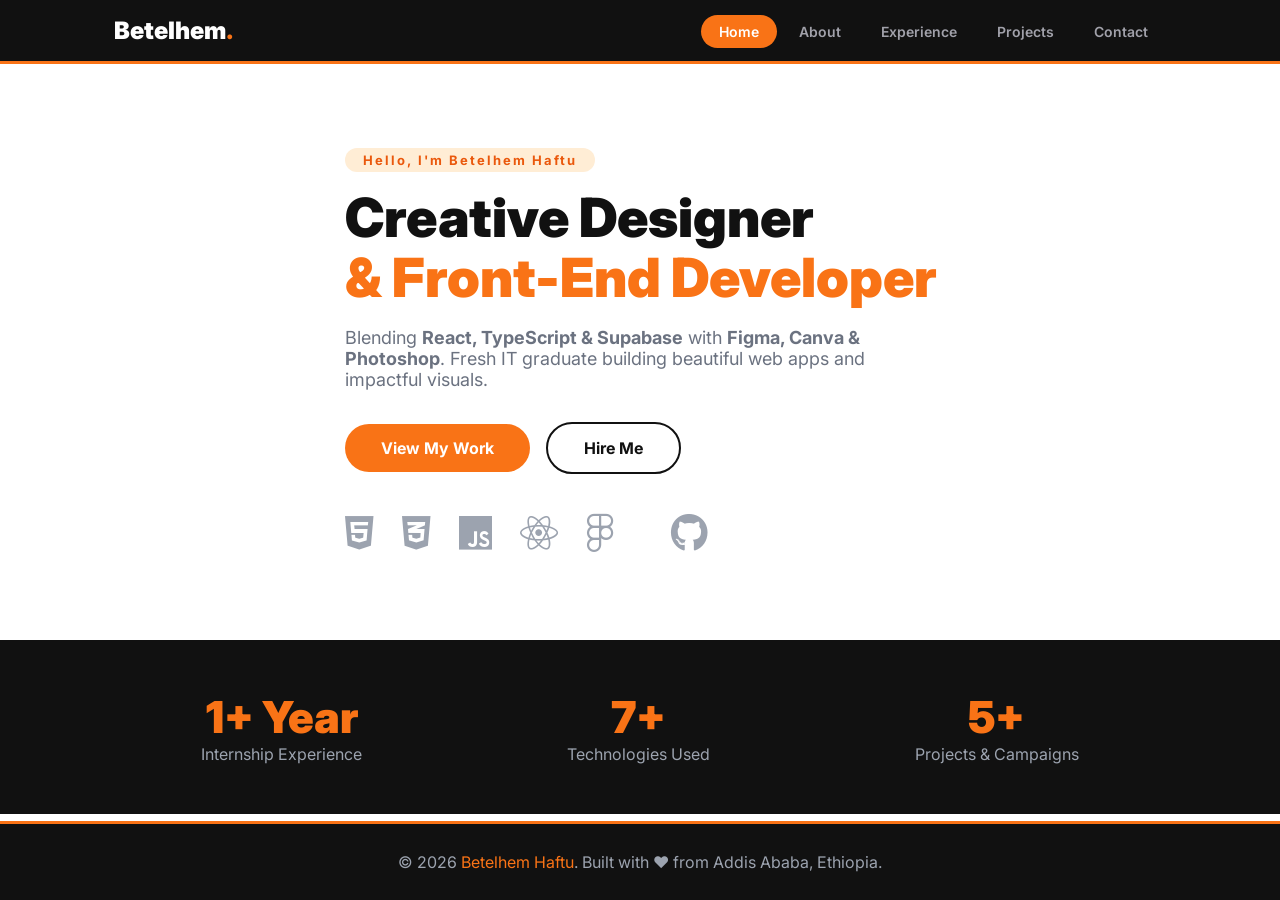
<file: index.html>
<!DOCTYPE html>
<html lang="en">
<head>
    <meta charset="UTF-8">
    <meta name="viewport" content="width=device-width, initial-scale=1.0">
    <title>Betelhem Haftu | Home</title>
    <link rel="stylesheet" href="https://cdnjs.cloudflare.com/ajax/libs/font-awesome/6.5.0/css/all.min.css">
    <link href="https://fonts.googleapis.com/css2?family=Inter:wght@400;600;700;800;900&display=swap" rel="stylesheet">
    <link rel="stylesheet" href="style.css">
</head>
<body>

    <nav class="navbar">
        <div class="container">
            <div class="logo">Betelhem<span>.</span></div>
            <ul class="nav-links">
                <li><a href="index.html">Home</a></li>
                <li><a href="about.html">About</a></li>
                <li><a href="experience.html">Experience</a></li>
                <li><a href="projects.html">Projects</a></li>
                <li><a href="contact.html">Contact</a></li>
            </ul>
        </div>
    </nav>

    <section class="hero">
        
        <div class="container">
            <div>
                <span class="badge">Hello, I'm Betelhem Haftu</span>
                <h1>
                    Creative Designer <br>
                    <span>&amp; Front-End Developer</span>
                </h1>
                <p class="bio">
                    Blending <strong>React, TypeScript &amp; Supabase</strong> with 
                    <strong>Figma, Canva &amp; Photoshop</strong>. Fresh IT graduate 
                    building beautiful web apps and impactful visuals.
                </p>
                <div>
                    <a href="projects.html" class="btn-primary">View My Work</a>
                    <a href="contact.html" class="btn-secondary">Hire Me</a>
                </div>
                <div class="tech-strip">
                    <i class="fab fa-html5" title="HTML5"></i>
                    <i class="fab fa-css3-alt" title="CSS3"></i>
                    <i class="fab fa-js" title="JavaScript"></i>
                    <i class="fab fa-react" title="React"></i>
                    <i class="fab fa-figma" title="Figma"></i>
                    <i class="fab fa-canva" title="Canva"></i>
                    <i class="fab fa-github" title="GitHub"></i>
                </div>
            </div>
        </div>
    </section>

    <section class="stats-bar">
        <div class="container stats-grid">
            <div class="stat-item">
                <h3>1+ Year</h3>
                <p>Internship Experience</p>
            </div>
            <div class="stat-item">
                <h3>7+</h3>
                <p>Technologies Used</p>
            </div>
            <div class="stat-item">
                <h3>5+</h3>
                <p>Projects &amp; Campaigns</p>
            </div>
        </div>
    </section>

    <footer class="footer">
        <div class="container">
            © 2026 <span>Betelhem Haftu</span>. Built with ❤️ from Addis Ababa, Ethiopia.
        </div>
    </footer>

    <script src="script.js"></script>
</body>
</html>
</file>
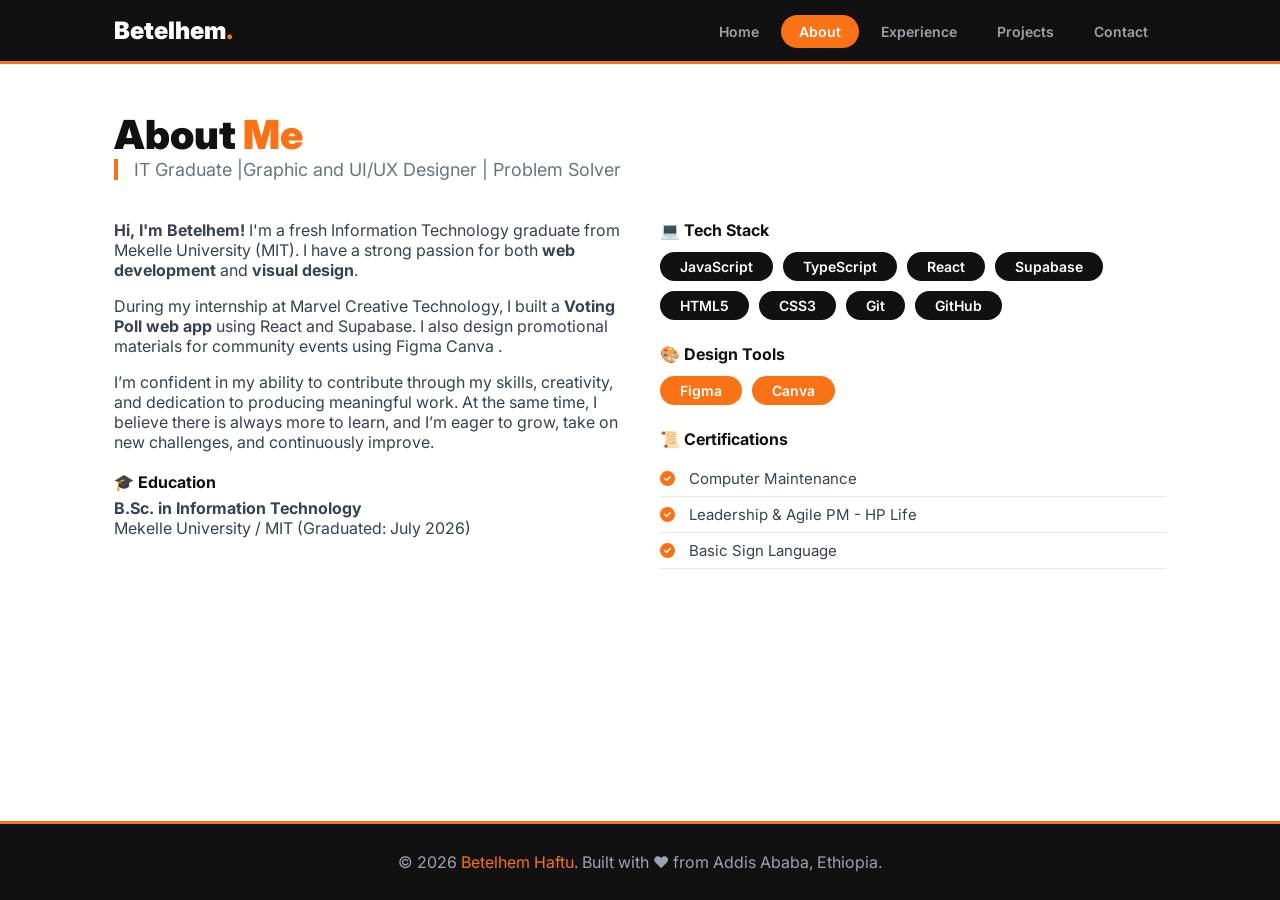
<file: about.html>
<!DOCTYPE html>
<html lang="en">
<head>
    <meta charset="UTF-8">
    <meta name="viewport" content="width=device-width, initial-scale=1.0">
    <title>Betelhem Haftu | About</title>
    <link rel="stylesheet" href="https://cdnjs.cloudflare.com/ajax/libs/font-awesome/6.5.0/css/all.min.css">
    <link href="https://fonts.googleapis.com/css2?family=Inter:wght@400;600;700;800;900&display=swap" rel="stylesheet">
    <link rel="stylesheet" href="style.css">
</head>
<body>

    <nav class="navbar">
        <div class="container">
            <div class="logo">Betelhem<span>.</span></div>
            <ul class="nav-links">
                <li><a href="index.html">Home</a></li>
                <li><a href="about.html">About</a></li>
                <li><a href="experience.html">Experience</a></li>
                <li><a href="projects.html">Projects</a></li>
                <li><a href="contact.html">Contact</a></li>
            </ul>
        </div>
    </nav>

    <section>
        <div class="container">
            <div class="page-header">
                <h2>About <span>Me</span></h2>
                <div class="subtitle">IT Graduate |Graphic and UI/UX Designer | Problem Solver</div>
            </div>
            <div class="about-grid">
                <div class="about-text">
                    <p>
                        <strong>Hi, I'm Betelhem!</strong> I'm a fresh Information Technology graduate 
                        from Mekelle University (MIT). I have a strong passion for both 
                        <strong>web development</strong> and <strong>visual design</strong>.
                    </p>
                    <p>
                        During my internship at Marvel Creative Technology, I built a 
                        <strong>Voting Poll web app</strong> using React and Supabase. I also 
                        design promotional materials for community events using Figma Canva .
                    </p>
                    <p>
                       I’m confident in my ability to contribute through my skills, creativity, and dedication
                        to producing meaningful work. At the same time, I believe there is always more to
                         learn, and I’m eager to grow, take on new challenges, and continuously improve.
                    </p>
                    <div style="margin-top: 20px;">
                        <h4 style="margin-bottom: 6px;">🎓 Education</h4>
                        <p style="color: #374151;"><strong>B.Sc. in Information Technology</strong><br>Mekelle University / MIT (Graduated: July 2026)</p>
                    </div>
                </div>
                <div>
                    <!-- Put your photo in the images folder and uncomment this line -->
                    <!-- <img src="images/profile.jpg" alt="Betelhem" style="width:100%; max-width:250px; border-radius:20px; border:4px solid var(--orange); margin-bottom:20px;"> -->
                    
                    <h4 style="margin-bottom: 10px;">💻 Tech Stack</h4>
                    <div class="skill-tags">
                        <span>JavaScript</span>
                        <span>TypeScript</span>
                        <span>React</span>
                        <span>Supabase</span>
                        <span>HTML5</span>
                        <span>CSS3</span>
                        <span>Git</span>
                        <span>GitHub</span>
                    </div>
                    <h4 style="margin: 24px 0 10px;">🎨 Design Tools</h4>
                    <div class="skill-tags">
                        <span class="design">Figma</span>
                        <span class="design">Canva</span>
                    </div>
                    <h4 style="margin: 24px 0 10px;">📜 Certifications</h4>
                    <ul class="cert-list">
                        <li><i class="fas fa-check-circle"></i> Computer Maintenance</li>
                        <li><i class="fas fa-check-circle"></i> Leadership & Agile PM - HP Life</li>
                        <li><i class="fas fa-check-circle"></i> Basic Sign Language</li>
                    </ul>
                </div>
            </div>
        </div>
    </section>

    <footer class="footer">
        <div class="container">
            © 2026 <span>Betelhem Haftu</span>. Built with ❤️ from Addis Ababa, Ethiopia.
        </div>
    </footer>

    <script src="script.js"></script>
</body>
</html>
</file>
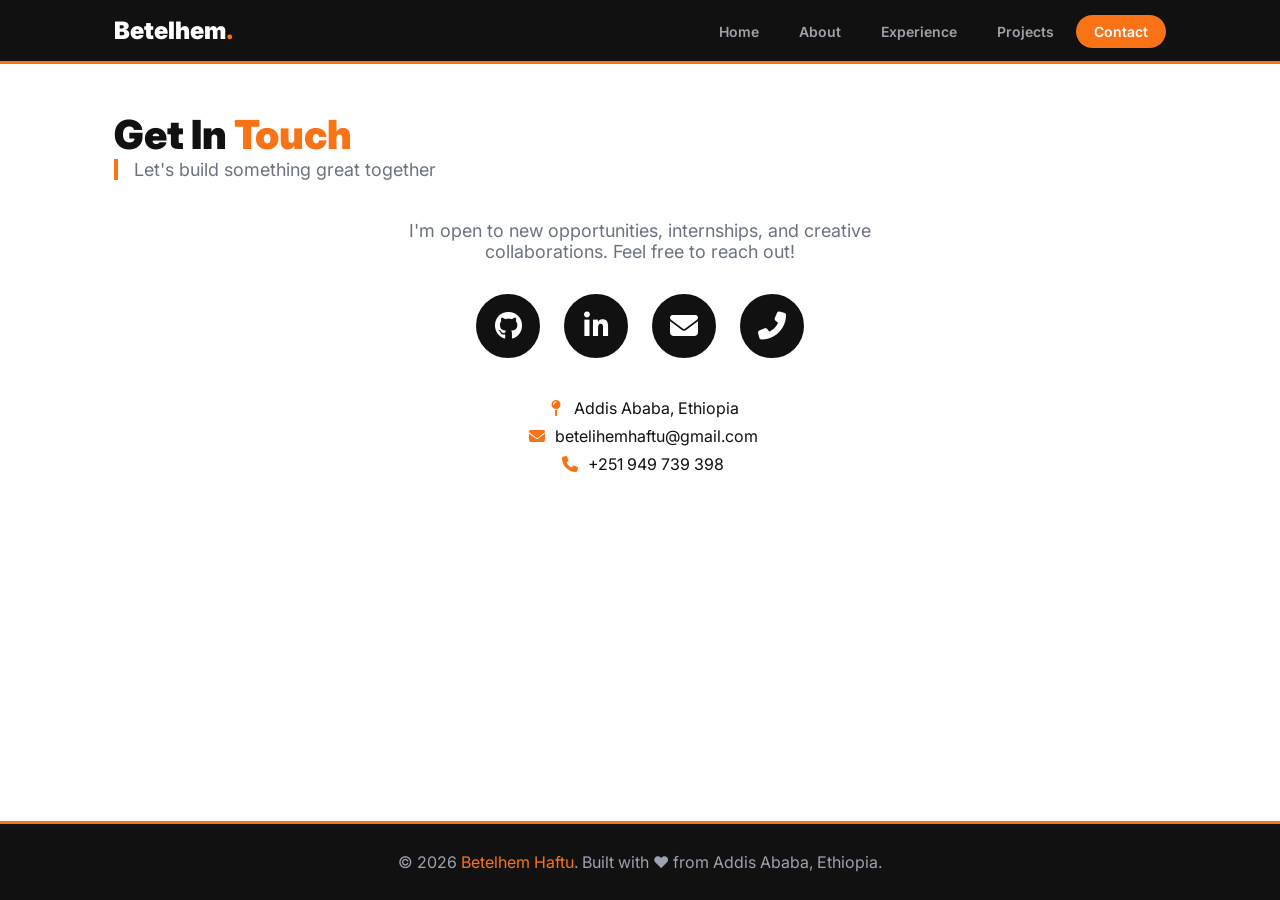
<file: contact.html>
<!DOCTYPE html>
<html lang="en">
<head>
    <meta charset="UTF-8">
    <meta name="viewport" content="width=device-width, initial-scale=1.0">
    <title>Betelhem Haftu | Contact</title>
    <link rel="stylesheet" href="https://cdnjs.cloudflare.com/ajax/libs/font-awesome/6.5.0/css/all.min.css">
    <link href="https://fonts.googleapis.com/css2?family=Inter:wght@400;600;700;800;900&display=swap" rel="stylesheet">
    <link rel="stylesheet" href="style.css">
</head>
<body>

    <nav class="navbar">
        <div class="container">
            <div class="logo">Betelhem<span>.</span></div>
            <ul class="nav-links">
                <li><a href="index.html">Home</a></li>
                <li><a href="about.html">About</a></li>
                <li><a href="experience.html">Experience</a></li>
                <li><a href="projects.html">Projects</a></li>
                <li><a href="contact.html">Contact</a></li>
            </ul>
        </div>
    </nav>

    <section>
        <div class="container">
            <div class="page-header">
                <h2>Get In <span>Touch</span></h2>
                <div class="subtitle">Let's build something great together</div>
            </div>
            <div class="contact-wrap">
                <p>
                    I'm open to new opportunities, internships, and creative collaborations. 
                    Feel free to reach out!
                </p>
                <div class="social-big">
                    <a href="https://github.com/betsha" target="_blank" title="GitHub"><i class="fab fa-github"></i></a>
                    <a href="https://www.linkedin.com/in/betelihem-haftu-9a1b29374" target="_blank" title="LinkedIn"><i class="fab fa-linkedin-in"></i></a>
                    <a href="mailto:betelihemhaftu@gmail.com" title="Email"><i class="fas fa-envelope"></i></a>
                    <a href="tel:+251949739398" title="Phone"><i class="fas fa-phone-alt"></i></a>
                </div>
                <div class="contact-info">
                    <div><i class="fas fa-map-pin"></i> Addis Ababa, Ethiopia</div>
                    <div><i class="fas fa-envelope"></i> betelihemhaftu@gmail.com</div>
                    <div><i class="fas fa-phone"></i> +251 949 739 398</div>
                </div>
            </div>
        </div>
    </section>

    <footer class="footer">
        <div class="container">
            © 2026 <span>Betelhem Haftu</span>. Built with ❤️ from Addis Ababa, Ethiopia.
        </div>
    </footer>

    <script src="script.js"></script>
</body>
</html>
</file>
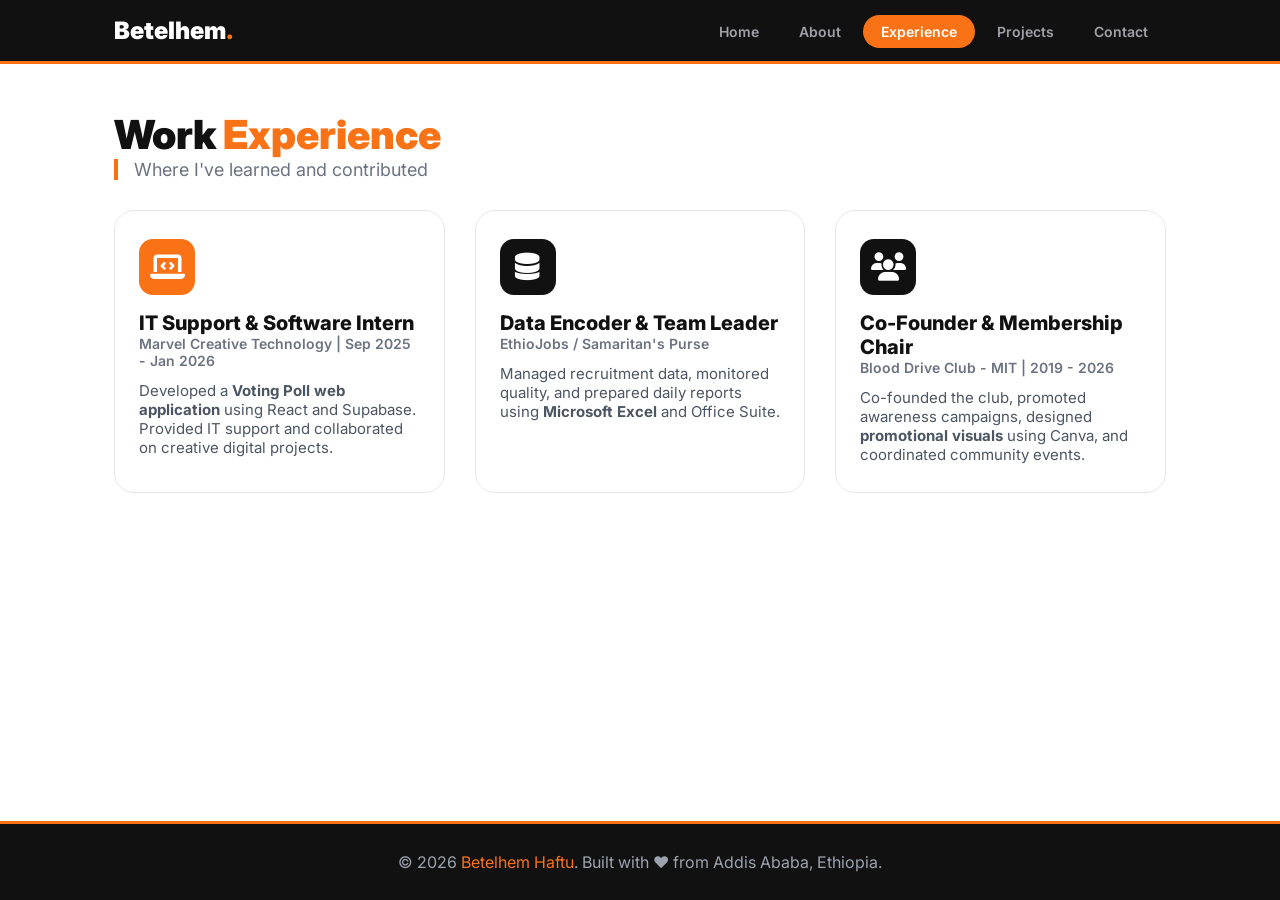
<file: experience.html>
<!DOCTYPE html>
<html lang="en">
<head>
    <meta charset="UTF-8">
    <meta name="viewport" content="width=device-width, initial-scale=1.0">
    <title>Betelhem Haftu | Experience</title>
    <link rel="stylesheet" href="https://cdnjs.cloudflare.com/ajax/libs/font-awesome/6.5.0/css/all.min.css">
    <link href="https://fonts.googleapis.com/css2?family=Inter:wght@400;600;700;800;900&display=swap" rel="stylesheet">
    <link rel="stylesheet" href="style.css">
</head>
<body>

    <nav class="navbar">
        <div class="container">
            <div class="logo">Betelhem<span>.</span></div>
            <ul class="nav-links">
                <li><a href="index.html">Home</a></li>
                <li><a href="about.html">About</a></li>
                <li><a href="experience.html">Experience</a></li>
                <li><a href="projects.html">Projects</a></li>
                <li><a href="contact.html">Contact</a></li>
            </ul>
        </div>
    </nav>

    <section>
        <div class="container">
            <div class="page-header">
                <h2>Work <span>Experience</span></h2>
                <div class="subtitle">Where I've learned and contributed</div>
            </div>
            <div class="card-grid">
                <div class="card">
                    <div class="icon orange"><i class="fas fa-laptop-code"></i></div>
                    <h3>IT Support &amp; Software Intern</h3>
                    <div class="meta">Marvel Creative Technology | Sep 2025 - Jan 2026</div>
                    <p>Developed a <strong>Voting Poll web application</strong> using React and Supabase. Provided IT support and collaborated on creative digital projects.</p>
                </div>
                <div class="card">
                    <div class="icon"><i class="fas fa-database"></i></div>
                    <h3>Data Encoder &amp; Team Leader</h3>
                    <div class="meta">EthioJobs / Samaritan's Purse</div>
                    <p>Managed recruitment data, monitored quality, and prepared daily reports using <strong>Microsoft Excel</strong> and Office Suite.</p>
                </div>
                <div class="card">
                    <div class="icon"><i class="fas fa-users"></i></div>
                    <h3>Co-Founder &amp; Membership Chair</h3>
                    <div class="meta">Blood Drive Club - MIT | 2019 - 2026</div>
                    <p>Co-founded the club, promoted awareness campaigns, designed <strong>promotional visuals</strong> using Canva, and coordinated community events.</p>
                </div>
            </div>
        </div>
    </section>

    <footer class="footer">
        <div class="container">
            © 2026 <span>Betelhem Haftu</span>. Built with ❤️ from Addis Ababa, Ethiopia.
        </div>
    </footer>

    <script src="script.js"></script>
</body>
</html>
</file>
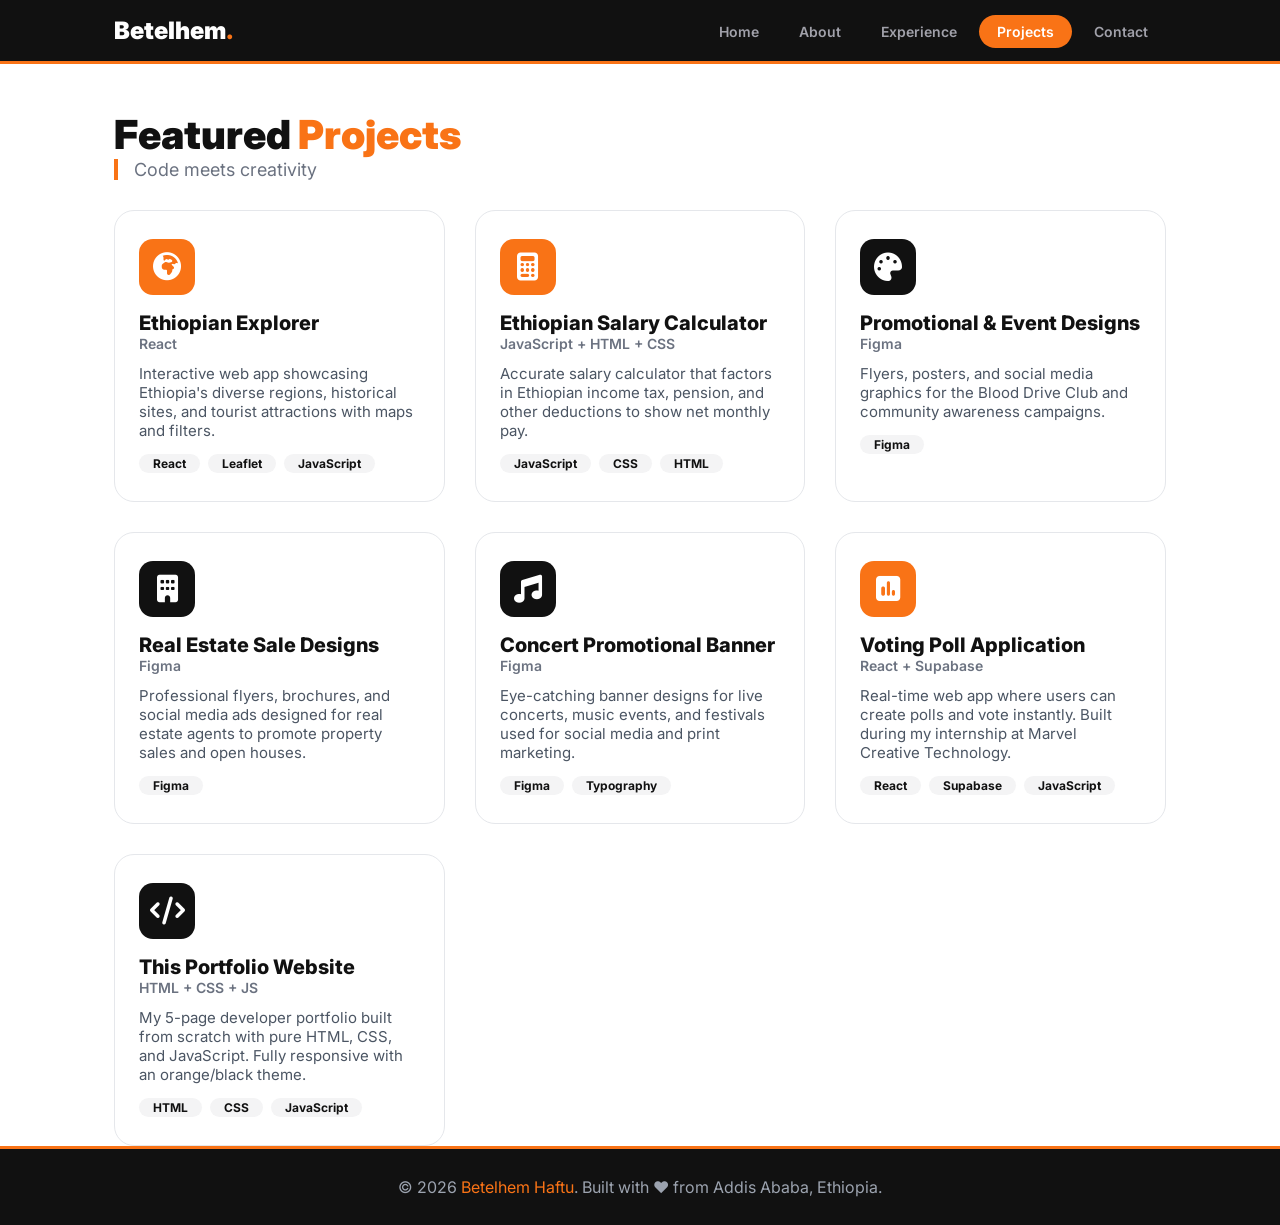
<file: projects.html>
<!DOCTYPE html>
<html lang="en">
<head>
    <meta charset="UTF-8">
    <meta name="viewport" content="width=device-width, initial-scale=1.0">
    <title>Betelhem Haftu | Projects</title>
    <link rel="stylesheet" href="https://cdnjs.cloudflare.com/ajax/libs/font-awesome/6.5.0/css/all.min.css">
    <link href="https://fonts.googleapis.com/css2?family=Inter:wght@400;600;700;800;900&display=swap" rel="stylesheet">
    <link rel="stylesheet" href="style.css">
</head>
<body>

    <!-- ===== NAVIGATION ===== -->
    <nav class="navbar">
        <div class="container">
            <div class="logo">Betelhem<span>.</span></div>
            <ul class="nav-links">
                <li><a href="index.html">Home</a></li>
                <li><a href="about.html">About</a></li>
                <li><a href="experience.html">Experience</a></li>
                <li><a href="projects.html">Projects</a></li>
                <li><a href="contact.html">Contact</a></li>
            </ul>
        </div>
    </nav>

    <!-- ===== PROJECTS PAGE ===== -->
    <section>
        <div class="container">
            <div class="page-header">
                <h2>Featured <span>Projects</span></h2>
                <div class="subtitle">Code meets creativity</div>
            </div>

            <div class="card-grid">

                <!-- Project 1: Ethiopian Explorer -->
                <div class="card">
                    <div class="icon orange"><i class="fas fa-globe-africa"></i></div>
                    <h3>Ethiopian Explorer</h3>
                    <div class="meta">React</div>
                    <p>Interactive web app showcasing Ethiopia's diverse regions, historical sites, and tourist attractions with maps and filters.</p>
                    <div class="tags">
                        <span>React</span>
                        <span>Leaflet</span>
                        <span>JavaScript</span>
                    </div>
                </div>

                <!-- Project 2: Ethiopian Salary Calculator -->
                <div class="card">
                    <div class="icon orange"><i class="fas fa-calculator"></i></div>
                    <h3>Ethiopian Salary Calculator</h3>
                    <div class="meta">JavaScript + HTML + CSS</div>
                    <p>Accurate salary calculator that factors in Ethiopian income tax, pension, and other deductions to show net monthly pay.</p>
                    <div class="tags">
                        <span>JavaScript</span>
                        <span>CSS</span>
                        <span>HTML</span>
                    </div>
                </div>
                 <!-- Project 6: Promotional & Event Designs -->
                <div class="card">
                    <div class="icon"><i class="fas fa-palette"></i></div>
                    <h3>Promotional &amp; Event Designs</h3>
                    <div class="meta">Figma 
                    </div>
                    <p>Flyers, posters, and social media graphics for the Blood Drive Club and community awareness campaigns.</p>
                    <div class="tags">
                        <span>Figma</span>
                    </div>
                </div>

                <!-- Project 3: Real Estate Sale Designs -->
                <div class="card">
                    <div class="icon"><i class="fas fa-building"></i></div>
                    <h3>Real Estate Sale Designs</h3>
                    <div class="meta">Figma </div>
                    <p>Professional flyers, brochures, and social media ads designed for real estate agents to promote property sales and open houses.</p>
                    <div class="tags">
                        <span>Figma</span>
                    </div>
                </div>

                <!-- Project 4: Concert Promotional Banner -->
                <div class="card">
                    <div class="icon"><i class="fas fa-music"></i></div>
                    <h3>Concert Promotional Banner</h3>
                    <div class="meta">Figma </div>
                    <p>Eye-catching banner designs for live concerts, music events, and festivals used for social media and print marketing.</p>
                    <div class="tags">
                        <span>Figma</span>
                        <span>Typography</span>
                    </div>
                </div>

                <!-- Project 5: Voting Poll App -->
                <div class="card">
                    <div class="icon orange"><i class="fas fa-poll"></i></div>
                    <h3>Voting Poll Application</h3>
                    <div class="meta">React + Supabase</div>
                    <p>Real-time web app where users can create polls and vote instantly. Built during my internship at Marvel Creative Technology.</p>
                    <div class="tags">
                        <span>React</span>
                        <span>Supabase</span>
                        <span>JavaScript</span>
                    </div>
                </div>
                <!-- Project 7: This Portfolio Website -->
                <div class="card">
                    <div class="icon"><i class="fas fa-code"></i></div>
                    <h3>This Portfolio Website</h3>
                    <div class="meta">HTML + CSS + JS</div>
                    <p>My 5-page developer portfolio built from scratch with pure HTML, CSS, and JavaScript. Fully responsive with an orange/black theme.</p>
                    <div class="tags">
                        <span>HTML</span>
                        <span>CSS</span>
                        <span>JavaScript</span>
                    </div>
                </div>

            </div>
        </div>
    </section>

    <!-- ===== FOOTER ===== -->
    <footer class="footer">
        <div class="container">
            © 2026 <span>Betelhem Haftu</span>. Built with ❤️ from Addis Ababa, Ethiopia.
        </div>
    </footer>

    <script src="script.js"></script>
</body>
</html>
</file>
<file: style.css>
/* ============================================
   style.css - Orange, Black, White Theme
   ============================================ */

:root {
    --orange: #F97316;
    --orange-dark: #EA580C;
    --orange-light: #FFEDD5;
    --black: #111111;
    --white: #FFFFFF;
    --gray-text: #6B7280;
}

* {
    margin: 0;
    padding: 0;
    box-sizing: border-box;
}

body {
    font-family: 'Inter', sans-serif;
    background: var(--white);
    color: var(--black);
    padding-top: 80px;
    min-height: 100vh;
    display: flex;
    flex-direction: column;
}

.container {
    max-width: 1100px;
    margin: 0 auto;
    padding: 0 24px;
}

a {
    text-decoration: none;
}

/* ===== NAVIGATION ===== */
.navbar {
    position: fixed;
    top: 0;
    left: 0;
    width: 100%;
    background: var(--black);
    padding: 16px 0;
    z-index: 999;
    border-bottom: 3px solid var(--orange);
}

.navbar .container {
    display: flex;
    justify-content: space-between;
    align-items: center;
    flex-wrap: wrap;
}

.logo {
    color: var(--white);
    font-size: 24px;
    font-weight: 900;
}
.logo span {
    color: var(--orange);
}

.nav-links {
    display: flex;
    gap: 4px;
    list-style: none;
    flex-wrap: wrap;
}

.nav-links a {
    color: #A1A1AA;
    font-weight: 600;
    font-size: 14px;
    padding: 8px 18px;
    border-radius: 30px;
    transition: 0.3s;
}

.nav-links a:hover {
    color: var(--white);
    background: #2A2A2A;
}

.nav-links a.active {
    color: var(--white);
    background: var(--orange);
}

/* ===== PAGE HEADERS ===== */
.page-header {
    padding: 30px 0 20px;
}
.page-header h2 {
    font-size: 40px;
    font-weight: 900;
}
.page-header h2 span {
    color: var(--orange);
}
.page-header .subtitle {
    color: var(--gray-text);
    font-size: 18px;
    border-left: 4px solid var(--orange);
    padding-left: 16px;
}

/* ===== HOME HERO ===== */
.hero {
    min-height: 60vh;
    display: flex;
    align-items: center;
}
.hero .badge {
    display: inline-block;
    background: var(--orange-light);
    color: var(--orange-dark);
    font-weight: 700;
    font-size: 13px;
    padding: 4px 18px;
    border-radius: 30px;
    letter-spacing: 2px;
    margin-bottom: 16px;
}
.hero h1 {
    font-size: 54px;
    font-weight: 900;
    line-height: 1.1;
}
.hero h1 span {
    color: var(--orange);
}
.hero .bio {
    font-size: 18px;
    color: var(--gray-text);
    max-width: 550px;
    margin: 20px 0 32px;
}

.btn-primary {
    background: var(--orange);
    color: var(--white);
    padding: 14px 36px;
    border-radius: 40px;
    font-weight: 700;
    display: inline-block;
    transition: 0.3s;
}
.btn-primary:hover {
    background: var(--orange-dark);
    transform: scale(1.04);
}

.btn-secondary {
    background: transparent;
    color: var(--black);
    padding: 14px 36px;
    border-radius: 40px;
    font-weight: 700;
    display: inline-block;
    border: 2px solid var(--black);
    margin-left: 12px;
}
.btn-secondary:hover {
    background: var(--black);
    color: var(--white);
}

.tech-strip {
    display: flex;
    gap: 28px;
    font-size: 38px;
    color: #9CA3AF;
    margin-top: 40px;
    flex-wrap: wrap;
}
.tech-strip i:hover {
    color: var(--orange);
    transform: scale(1.15);
}

/* ===== STATS BAR ===== */
.stats-bar {
    background: var(--black);
    color: var(--white);
    padding: 50px 0;
    margin-top: 20px;
}
.stats-grid {
    display: flex;
    justify-content: space-around;
    flex-wrap: wrap;
    gap: 30px;
    text-align: center;
}
.stat-item h3 {
    font-size: 44px;
    font-weight: 900;
    color: var(--orange);
}
.stat-item p {
    font-size: 16px;
    color: #9CA3AF;
}

/* ===== ABOUT ===== */
.about-grid {
    display: grid;
    grid-template-columns: 1fr 1fr;
    gap: 40px;
    margin-top: 20px;
}
.about-text p {
    margin-bottom: 16px;
    color: #374151;
}

.skill-tags {
    display: flex;
    flex-wrap: wrap;
    gap: 10px;
    margin-top: 12px;
}
.skill-tags span {
    background: var(--black);
    color: var(--white);
    padding: 6px 20px;
    border-radius: 30px;
    font-size: 14px;
    font-weight: 600;
}
.skill-tags .design {
    background: var(--orange);
}

.cert-list {
    list-style: none;
    margin-top: 12px;
}
.cert-list li {
    padding: 8px 0;
    border-bottom: 1px solid #E5E7EB;
    font-size: 15px;
    color: #374151;
}
.cert-list li i {
    color: var(--orange);
    margin-right: 10px;
}

/* ===== CARDS ===== */
.card-grid {
    display: grid;
    grid-template-columns: repeat(auto-fit, minmax(300px, 1fr));
    gap: 30px;
    margin-top: 10px;
}
.card {
    background: var(--white);
    border: 1px solid #E5E7EB;
    border-radius: 20px;
    padding: 28px 24px;
    transition: 0.3s;
}
.card:hover {
    border-color: var(--orange);
    transform: translateY(-6px);
}
.card .icon {
    font-size: 28px;
    color: var(--white);
    background: var(--black);
    width: 56px;
    height: 56px;
    display: flex;
    align-items: center;
    justify-content: center;
    border-radius: 14px;
    margin-bottom: 16px;
}
.card .icon.orange {
    background: var(--orange);
}
.card h3 {
    font-size: 20px;
    font-weight: 800;
}
.card .meta {
    font-size: 14px;
    color: var(--gray-text);
    font-weight: 600;
    margin-bottom: 12px;
}
.card p {
    color: #4B5563;
    font-size: 15px;
}
.card .tags {
    display: flex;
    flex-wrap: wrap;
    gap: 8px;
    margin-top: 14px;
}
.card .tags span {
    background: #F4F4F5;
    padding: 2px 14px;
    border-radius: 30px;
    font-size: 12px;
    font-weight: 700;
}

/* ===== CONTACT ===== */
.contact-wrap {
    display: flex;
    flex-direction: column;
    align-items: center;
    text-align: center;
    padding: 20px 0 40px;
}
.contact-wrap p {
    font-size: 18px;
    color: var(--gray-text);
    max-width: 480px;
    margin-bottom: 32px;
}
.social-big {
    display: flex;
    gap: 24px;
    flex-wrap: wrap;
    justify-content: center;
}
.social-big a {
    display: flex;
    align-items: center;
    justify-content: center;
    width: 64px;
    height: 64px;
    border-radius: 50%;
    background: var(--black);
    color: var(--white);
    font-size: 28px;
    transition: 0.3s;
    border: 2px solid var(--black);
}
.social-big a:hover {
    background: var(--orange);
    border-color: var(--orange);
    transform: scale(1.08);
}
.contact-info {
    margin-top: 32px;
    font-size: 16px;
}
.contact-info i {
    color: var(--orange);
    width: 28px;
}
.contact-info div {
    margin: 8px 0;
}

/* ===== FOOTER ===== */
.footer {
    background: var(--black);
    color: #9CA3AF;
    text-align: center;
    padding: 28px 0;
    margin-top: auto;
    border-top: 3px solid var(--orange);
}
.footer span {
    color: var(--orange);
}

@media (max-width: 768px) {
    .navbar .container {
        flex-direction: column;
        gap: 12px;
    }
    .nav-links {
        justify-content: center;
    }
    .nav-links a {
        font-size: 12px;
        padding: 6px 14px;
    }
    .hero h1 {
        font-size: 34px;
    }
    .about-grid {
        grid-template-columns: 1fr;
    }
    .page-header h2 {
        font-size: 30px;
    }
    .btn-secondary {
        margin-left: 0;
        margin-top: 10px;
    }
    .tech-strip {
        font-size: 28px;
        gap: 18px;
    }
}
</file>
